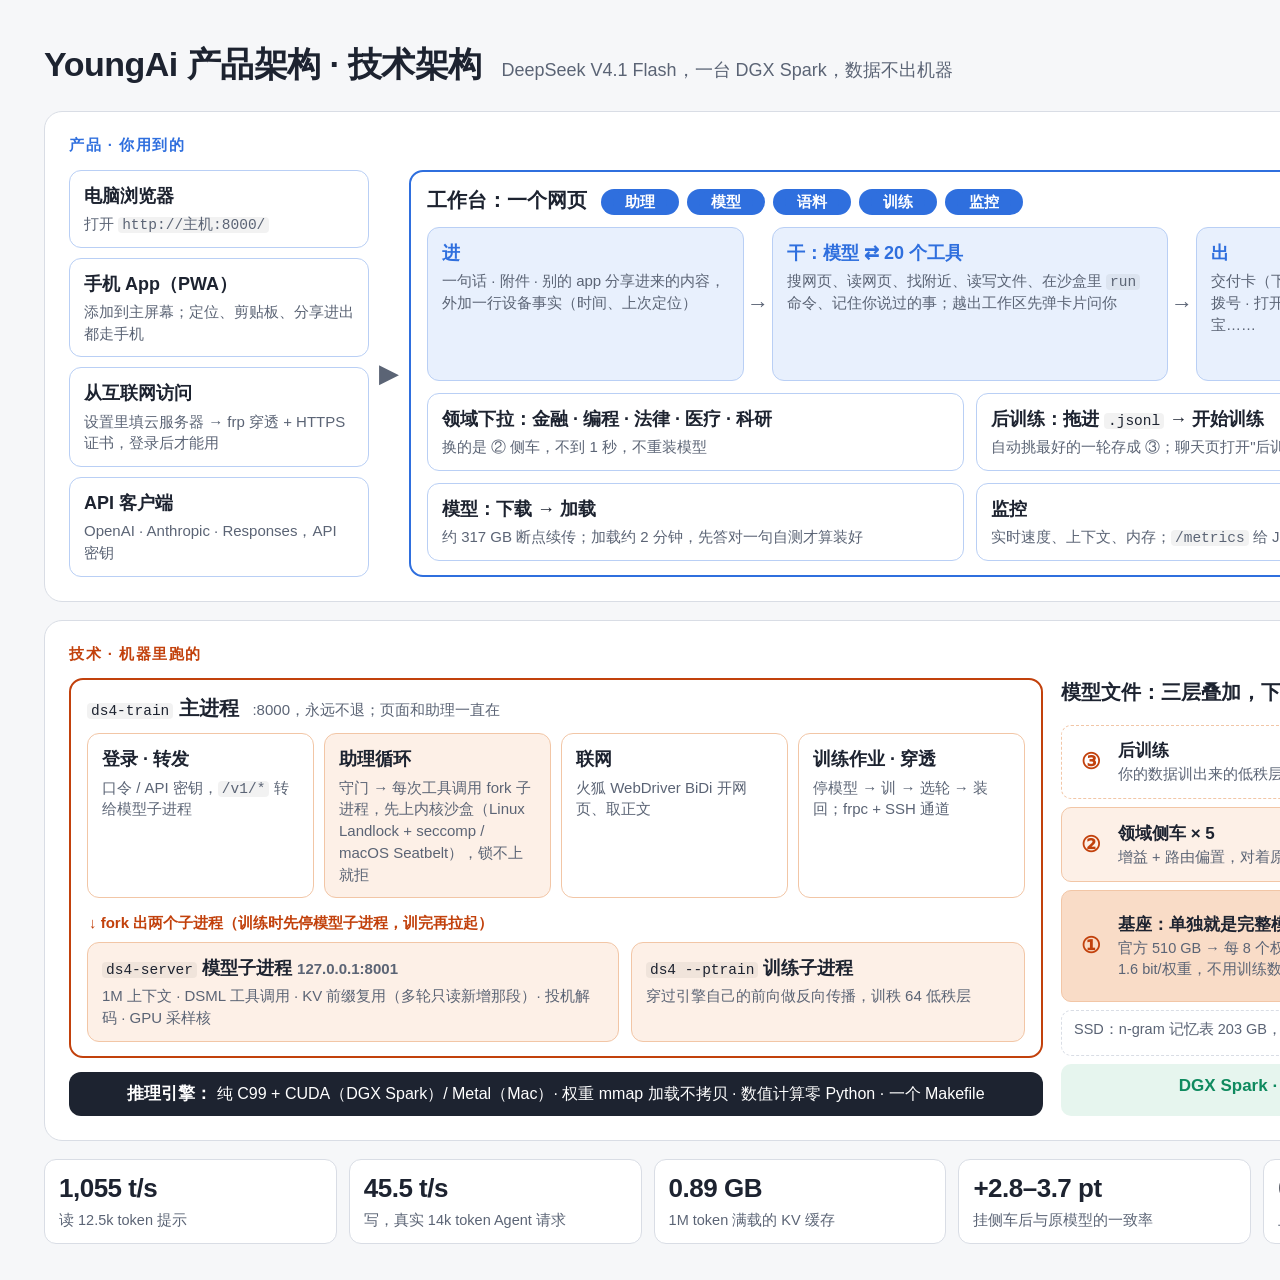
<file: docs/img/arch.html>
<!doctype html>
<!-- README 首图的源文件。改图 = 改这里, 再跑 docs/img/render_arch.sh 出 arch.png / arch-en.png。
     中英文写在同一份里(.zh / .en 两个 span), 免得两份图的内容对不上。 -->
<html lang="zh">
<head>
<meta charset="utf-8">
<title>YoungAi 架构</title>
<style>
  :root {
    --bg: #f6f7f9; --ink: #1d2330; --sub: #5b6475; --line: #d9dde5;
    --p: #2f6fde; --p-soft: #e8f0fd; --p-line: #b9cff5;
    --t: #c2410c; --t-soft: #fdf0e7; --t-line: #f2c6a6;
    --g: #0f8a5f; --g-soft: #e6f5ee;
  }
  * { box-sizing: border-box; margin: 0; padding: 0; }
  html.en .zh, html:not(.en) .en { display: none; }
  body {
    width: 1600px; background: var(--bg); color: var(--ink);
    font: 17px/1.45 -apple-system, "PingFang SC", "Helvetica Neue", sans-serif;
    padding: 40px 44px 36px;
  }
  header { display: flex; align-items: baseline; gap: 20px; margin-bottom: 22px; }
  header h1 { font-size: 34px; letter-spacing: -0.5px; }
  header p { color: var(--sub); font-size: 18px; }

  .band { border-radius: 18px; padding: 22px 24px 24px; margin-bottom: 18px; background: #fff;
          border: 1.5px solid var(--line); }
  .band > h2 { font-size: 15px; letter-spacing: 1.5px; text-transform: uppercase; margin-bottom: 14px; }
  .prod > h2 { color: var(--p); } .tech > h2 { color: var(--t); }

  .box { border-radius: 12px; padding: 12px 14px; border: 1.5px solid var(--line); background: #fff; }
  .box h3 { font-size: 18px; margin-bottom: 4px; }
  .box .s { color: var(--sub); font-size: 15px; }
  .prod .box { border-color: var(--p-line); }
  .prod .box.hl { background: var(--p-soft); }
  .tech .box { border-color: var(--t-line); }
  .tech .box.hl { background: var(--t-soft); }
  code { font: 14.5px ui-monospace, Menlo, monospace; background: rgba(0,0,0,.05); padding: 0 4px; border-radius: 4px; }

  /* 产品层: 入口 | 工作台 */
  .prod-grid { display: grid; grid-template-columns: 300px 40px 1fr; align-items: stretch; }
  .entries { display: grid; gap: 10px; }
  .arrow { display: flex; align-items: center; justify-content: center; color: var(--sub); font-size: 26px; }
  .studio { border: 2px solid var(--p); border-radius: 14px; padding: 14px 16px; }
  .studio-top { display: flex; align-items: baseline; gap: 14px; margin-bottom: 12px; }
  .studio-top h3 { font-size: 20px; }
  .tabs { display: flex; gap: 8px; }
  .tabs span { background: var(--p); color: #fff; border-radius: 999px; padding: 2px 12px; font-size: 15px; font-weight: 600; }
  .flow { display: grid; grid-template-columns: 1fr 28px 1.25fr 28px 1fr; align-items: stretch; margin-bottom: 12px; }
  .flow .arrow { font-size: 22px; }
  .flow .box h3 { color: var(--p); }
  .row2 { display: grid; grid-template-columns: 1fr 1fr; gap: 12px; }
  .studio { display: flex; flex-direction: column; }
  .studio .flow { flex: 1; }

  /* 技术层 */
  .tech-grid { display: grid; grid-template-columns: 1fr 470px; gap: 18px; }
  .main-proc { border: 2px solid var(--t); border-radius: 14px; padding: 14px 16px; }
  .main-proc > h3 { font-size: 20px; margin-bottom: 10px; }
  .main-proc > h3 small { font-weight: 400; color: var(--sub); font-size: 15px; margin-left: 8px; }
  .mods { display: grid; grid-template-columns: repeat(4, 1fr); gap: 10px; margin-bottom: 14px; }
  .fork { color: var(--t); font-size: 15px; font-weight: 600; margin: 0 0 8px 2px; }
  .children { display: grid; grid-template-columns: 1.35fr 1fr; gap: 12px; }
  .engine { margin-top: 14px; text-align: center; padding: 10px; border-radius: 12px;
            background: var(--ink); color: #fff; font-size: 16px; }
  .engine b { font-size: 17px; }

  .stack { display: grid; gap: 8px; }
  .stack h3.title { font-size: 20px; margin-bottom: 2px; }
  .layer { display: grid; grid-template-columns: 34px 1fr auto; gap: 10px; align-items: center;
           border-radius: 10px; padding: 10px 12px; border: 1.5px solid var(--t-line); }
  .layer .n { font-size: 22px; font-weight: 700; color: var(--t); text-align: center; }
  .layer .sz { font-weight: 700; font-size: 17px; white-space: nowrap; }
  .layer h4 { font-size: 17px; }
  .layer .s { color: var(--sub); font-size: 14.5px; }
  .l3 { background: #fff; border-style: dashed; }
  .l2 { background: var(--t-soft); }
  .l1 { background: #f9dcc7; padding: 18px 12px; }
  .ssd { border: 1.5px dashed var(--line); border-radius: 10px; padding: 8px 12px; color: var(--sub); font-size: 14.5px; }
  .hw { border-radius: 10px; padding: 10px 12px; background: var(--g-soft); color: var(--g); font-weight: 600; text-align: center; }

  .nums { display: grid; grid-template-columns: repeat(5, 1fr); gap: 12px; }
  .num { background: #fff; border: 1.5px solid var(--line); border-radius: 12px; padding: 10px 14px; }
  .num b { display: block; font-size: 26px; letter-spacing: -0.5px; }
  .num span { color: var(--sub); font-size: 14.5px; }
</style>
<script>if (location.search.indexOf("en") >= 0) document.documentElement.className = "en";</script>
</head>
<body>

<header>
  <h1><span class="zh">YoungAi 产品架构 · 技术架构</span><span class="en">YoungAi — product and system architecture</span></h1>
  <p><span class="zh">DeepSeek V4.1 Flash，一台 DGX Spark，数据不出机器</span><span class="en">DeepSeek V4.1 Flash on one DGX Spark. Nothing leaves the box.</span></p>
</header>

<!-- ───────── 产品层 ───────── -->
<section class="band prod">
  <h2><span class="zh">产品 · 你用到的</span><span class="en">Product · what you use</span></h2>
  <div class="prod-grid">
    <div class="entries">
      <div class="box"><h3><span class="zh">电脑浏览器</span><span class="en">Desktop browser</span></h3>
        <div class="s"><span class="zh">打开 <code>http://主机:8000/</code></span><span class="en">open <code>http://&lt;host&gt;:8000/</code></span></div></div>
      <div class="box"><h3><span class="zh">手机 App（PWA）</span><span class="en">Phone app (PWA)</span></h3>
        <div class="s"><span class="zh">添加到主屏幕；定位、剪贴板、分享进出都走手机</span><span class="en">add to home screen; location, clipboard and sharing come from the phone</span></div></div>
      <div class="box"><h3><span class="zh">从互联网访问</span><span class="en">From the internet</span></h3>
        <div class="s"><span class="zh">设置里填云服务器 → frp 穿透 + HTTPS 证书，登录后才能用</span><span class="en">settings: a cloud server → frp tunnel + HTTPS, login required</span></div></div>
      <div class="box"><h3><span class="zh">API 客户端</span><span class="en">API clients</span></h3>
        <div class="s">OpenAI · Anthropic · Responses<span class="zh">，API 密钥</span><span class="en">, API keys</span></div></div>
    </div>
    <div class="arrow">▶</div>
    <div class="studio">
      <div class="studio-top">
        <h3><span class="zh">工作台：一个网页</span><span class="en">The Studio: one web page</span></h3>
        <div class="tabs">
          <span><span class="zh">助理</span><span class="en">Assistant</span></span>
          <span><span class="zh">模型</span><span class="en">Models</span></span>
          <span><span class="zh">语料</span><span class="en">Data</span></span>
          <span><span class="zh">训练</span><span class="en">Train</span></span>
          <span><span class="zh">监控</span><span class="en">Monitor</span></span>
        </div>
      </div>
      <div class="flow">
        <div class="box hl"><h3><span class="zh">进</span><span class="en">In</span></h3>
          <div class="s"><span class="zh">一句话 · 附件 · 别的 app 分享进来的内容，外加一行设备事实（时间、上次定位）</span><span class="en">a sentence, an attachment, something shared from another app — plus one line of device facts (time, last location)</span></div></div>
        <div class="arrow">→</div>
        <div class="box hl"><h3><span class="zh">干：模型 ⇄ 20 个工具</span><span class="en">Work: the model ⇄ 20 tools</span></h3>
          <div class="s"><span class="zh">搜网页、读网页、找附近、读写文件、在沙盒里 <code>run</code> 命令、记住你说过的事；越出工作区先弹卡片问你</span><span class="en">web search, page reading, nearby places, files, <code>run</code> in a sandbox, memory of what you told it; anything outside the workspace asks you first</span></div></div>
        <div class="arrow">→</div>
        <div class="box hl"><h3><span class="zh">出</span><span class="en">Out</span></h3>
          <div class="s"><span class="zh">交付卡（下载 / 分享到钉钉、微信）· 导航 · 拨号 · 打开抖音、美团、饿了么、支付宝……</span><span class="en">a file card (download / share to any app) · navigation · a call · opening Douyin, Meituan, Alipay, …</span></div></div>
      </div>
      <div class="row2">
        <div class="box"><h3><span class="zh">领域下拉：金融 · 编程 · 法律 · 医疗 · 科研</span><span class="en">Domain drop-down: finance · code · law · medicine · science</span></h3>
          <div class="s"><span class="zh">换的是 ② 侧车，不到 1 秒，不重装模型</span><span class="en">swaps sidecar ②, under a second, no model reload</span></div></div>
        <div class="box"><h3><span class="zh">后训练：拖进 <code>.jsonl</code> → 开始训练</span><span class="en">Post-training: drop a <code>.jsonl</code> → Start</span></h3>
          <div class="s"><span class="zh">自动挑最好的一轮存成 ③；聊天页打开"后训练"开关才挂上</span><span class="en">keeps the best epoch as ③; the chat's Post-train switch mounts it</span></div></div>
        <div class="box"><h3><span class="zh">模型：下载 → 加载</span><span class="en">Models: download → load</span></h3>
          <div class="s"><span class="zh">约 317 GB 断点续传；加载约 2 分钟，先答对一句自测才算装好</span><span class="en">~317 GB, resumable; loading takes ~2 minutes and must pass a test question</span></div></div>
        <div class="box"><h3><span class="zh">监控</span><span class="en">Monitor</span></h3>
          <div class="s"><span class="zh">实时速度、上下文、内存；<code>/metrics</code> 给 JSON 或 Prometheus</span><span class="en">live speed, context and memory; <code>/metrics</code> as JSON or Prometheus</span></div></div>
      </div>
    </div>
  </div>
</section>

<!-- ───────── 技术层 ───────── -->
<section class="band tech">
  <h2><span class="zh">技术 · 机器里跑的</span><span class="en">System · what runs on the machine</span></h2>
  <div class="tech-grid">
    <div>
      <div class="main-proc">
        <h3><code>ds4-train</code> <span class="zh">主进程</span><span class="en">main process</span>
          <small><span class="zh">:8000，永远不退；页面和助理一直在</span><span class="en">:8000, never exits; the page and the assistant stay up</span></small></h3>
        <div class="mods">
          <div class="box"><h3><span class="zh">登录 · 转发</span><span class="en">Login · proxy</span></h3>
            <div class="s"><span class="zh">口令 / API 密钥，<code>/v1/*</code> 转给模型子进程</span><span class="en">password / API keys; <code>/v1/*</code> forwarded to the model</span></div></div>
          <div class="box hl"><h3><span class="zh">助理循环</span><span class="en">Assistant loop</span></h3>
            <div class="s"><span class="zh">守门 → 每次工具调用 fork 子进程，先上内核沙盒（Linux Landlock + seccomp / macOS Seatbelt），锁不上就拒</span><span class="en">guard → each tool call forks a child that locks itself first (Landlock + seccomp / Seatbelt), or is refused</span></div></div>
          <div class="box"><h3><span class="zh">联网</span><span class="en">Web</span></h3>
            <div class="s"><span class="zh">火狐 WebDriver BiDi 开网页、取正文</span><span class="en">Firefox over WebDriver BiDi opens pages and extracts text</span></div></div>
          <div class="box"><h3><span class="zh">训练作业 · 穿透</span><span class="en">Training job · tunnel</span></h3>
            <div class="s"><span class="zh">停模型 → 训 → 选轮 → 装回；frpc + SSH 通道</span><span class="en">stop model → train → pick epoch → reload; frpc over SSH</span></div></div>
        </div>
        <div class="fork"><span class="zh">↓ fork 出两个子进程（训练时先停模型子进程，训完再拉起）</span><span class="en">↓ forks two children (training stops the model process first and restarts it after)</span></div>
        <div class="children">
          <div class="box hl"><h3><code>ds4-server</code> <span class="zh">模型子进程</span><span class="en">model process</span> <span class="s">127.0.0.1:8001</span></h3>
            <div class="s"><span class="zh">1M 上下文 · DSML 工具调用 · KV 前缀复用（多轮只读新增那段）· 投机解码 · GPU 采样核</span><span class="en">1M context · DSML tool calls · KV prefix reuse (each round reads only what is new) · speculative decoding · GPU sampler</span></div></div>
          <div class="box hl"><h3><code>ds4 --ptrain</code> <span class="zh">训练子进程</span><span class="en">trainer</span></h3>
            <div class="s"><span class="zh">穿过引擎自己的前向做反向传播，训秩 64 低秩层</span><span class="en">backprop through the engine's own forward pass into rank-64 layers</span></div></div>
        </div>
      </div>
      <div class="engine"><b><span class="zh">推理引擎：</span><span class="en">Engine:</span></b> <span class="zh">纯 C99 + CUDA（DGX Spark）/ Metal（Mac）· 权重 mmap 加载不拷贝 · 数值计算零 Python · 一个 Makefile</span><span class="en">plain C99 + CUDA (DGX Spark) / Metal (Mac) · weights mmap-loaded, never copied · no Python in the math · one Makefile</span></div>
    </div>

    <div class="stack">
      <h3 class="title"><span class="zh">模型文件：三层叠加，下层不改</span><span class="en">Model files: three layers, lower ones untouched</span></h3>
      <div class="layer l3"><div class="n">③</div>
        <div><h4><span class="zh">后训练</span><span class="en">Post-train</span></h4><div class="s"><span class="zh">你的数据训出来的低秩层，开关挂卸</span><span class="en">trained on your data, switched on or off</span></div></div>
        <div class="sz">~100 MB</div></div>
      <div class="layer l2"><div class="n">②</div>
        <div><h4><span class="zh">领域侧车 × 5</span><span class="en">Domain sidecar × 5</span></h4><div class="s"><span class="zh">增益 + 路由偏置，对着原模型解出来</span><span class="en">gains + router bias, solved against the original</span></div></div>
        <div class="sz">~40 MB</div></div>
      <div class="layer l1"><div class="n">①</div>
        <div><h4><span class="zh">基座：单独就是完整模型</span><span class="en">Base: a complete model on its own</span></h4><div class="s"><span class="zh">官方 510 GB → 每 8 个权重一起向量量化，约 1.6 bit/权重，不用训练数据</span><span class="en">510 GB released → 8-weight vector quantization, ~1.6 bits/weight, no training data</span></div></div>
        <div class="sz">113.6 GB</div></div>
      <div class="ssd"><span class="zh">SSD：n-gram 记忆表 203 GB，按需读，每 token 约 6 KB</span><span class="en">SSD: the model's 203 GB n-gram tables, read on demand, ~6 KB per token</span></div>
      <div class="hw">DGX Spark · <span class="zh">128 GB 统一内存</span><span class="en">128 GB unified memory</span></div>
    </div>
  </div>
</section>

<div class="nums">
  <div class="num"><b>1,055 t/s</b><span><span class="zh">读 12.5k token 提示</span><span class="en">reading a 12.5k-token prompt</span></span></div>
  <div class="num"><b>45.5 t/s</b><span><span class="zh">写，真实 14k token Agent 请求</span><span class="en">writing, real 14k-token agent request</span></span></div>
  <div class="num"><b>0.89 GB</b><span><span class="zh">1M token 满载的 KV 缓存</span><span class="en">KV cache at 1M tokens</span></span></div>
  <div class="num"><b>+2.8–3.7 pt</b><span><span class="zh">挂侧车后与原模型的一致率</span><span class="en">agreement with the original, per domain</span></span></div>
  <div class="num"><b>0 B</b><span><span class="zh">上云的数据</span><span class="en">sent to the cloud</span></span></div>
</div>

<!-- render_arch.sh 先 --dump-dom 读这个高度, 再按它截图; 不量的话固定窗口高会截掉底或留一大片空。
     要等 fonts.ready: 解析时就量, 等宽字体还没排好, 英文版实测量矮 75px, 底下一排数字被截掉 -->
<script>document.fonts.ready.then(() => { document.body.dataset.h = Math.ceil(document.body.getBoundingClientRect().height); });</script>
</body>
</html>
</file>
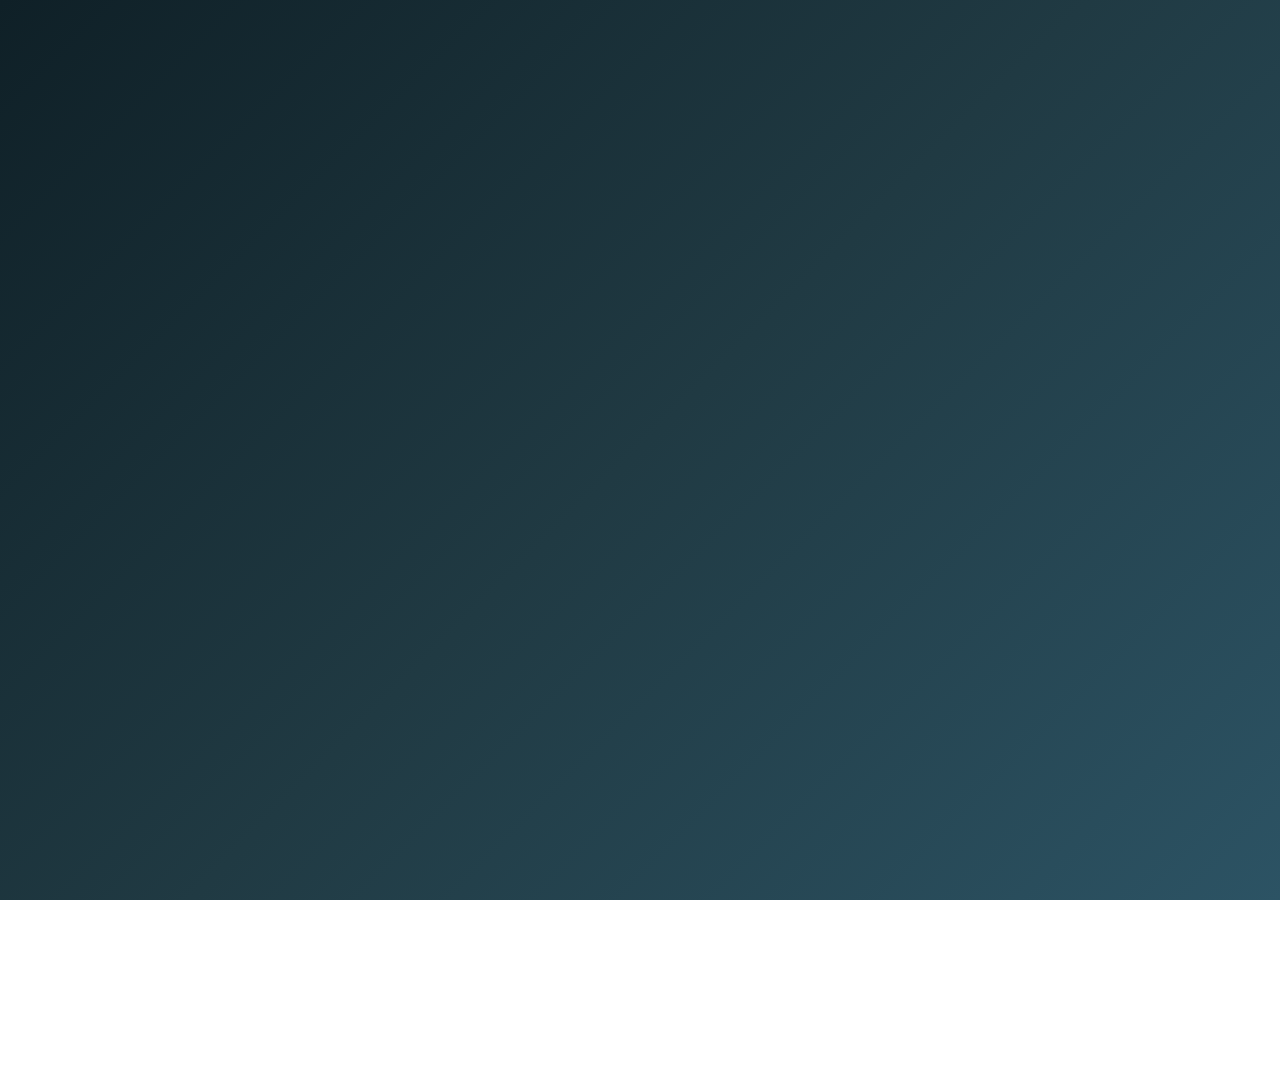
<file: tests/video/demo.html>
<!doctype html>
<!-- demo.html — make_video 的体积/速度夹具: 按模型常写的样子做的 30 秒介绍片(不进门, 手动量: ./ds4_asst_test --video tests/video/demo.html 30 /tmp/demo.mp4)。
     四个场景各 7.5 秒: 整帧缓慢变色的渐变底(最费码: P 帧每个宏块都有残差) + 标题飞入 + 柱状图生长 + canvas 粒子 + 数字滚动。 -->
<html lang="zh-CN">
<head>
<meta charset="utf-8">
<style>
  html, body { margin: 0; width: 100vw; height: 100vh; overflow: hidden; font-family: "PingFang SC", "Noto Sans CJK SC", "Droid Sans Fallback", sans-serif; }
  #bg { position: absolute; inset: 0; background: linear-gradient(135deg, #0f2027, #203a43, #2c5364); }
  #fx { position: absolute; inset: 0; }
  .scene { position: absolute; inset: 0; display: flex; flex-direction: column; align-items: center; justify-content: center; color: #fff; opacity: 0; }
  h1 { font-size: 120px; margin: 0; letter-spacing: 6px; }
  h2 { font-size: 56px; margin: 30px 0 0; font-weight: 400; color: #cfe8ff; }
  .bars { display: flex; align-items: flex-end; gap: 60px; height: 600px; }
  .bar { width: 140px; background: linear-gradient(#ffd166, #ef476f); border-radius: 12px 12px 0 0; height: 0; position: relative; }
  .bar span { position: absolute; top: -70px; width: 100%; text-align: center; font-size: 48px; }
  .num { font-size: 220px; font-weight: 700; color: #ffd166; }
</style>
</head>
<body>
<div id="bg"></div>
<canvas id="fx" width="1920" height="1080"></canvas>
<div class="scene" id="s0"><h1>本地部署的大模型</h1><h2>一台机器，全部能力</h2></div>
<div class="scene" id="s1"><div class="bars"><div class="bar" data-v="45"><span>45</span></div><div class="bar" data-v="62"><span>62</span></div><div class="bar" data-v="80"><span>80</span></div><div class="bar" data-v="95"><span>95</span></div></div><h2>解码速度 tokens/s</h2></div>
<div class="scene" id="s2"><div class="num" id="n">0</div><h2>上下文长度（token）</h2></div>
<div class="scene" id="s3"><h1>谢谢观看</h1><h2>YoungAi · DeepSeek V4.1</h2></div>
<script>
  const cv = document.getElementById("fx"), g = cv.getContext("2d");
  const P = Array.from({ length: 120 }, (_, i) => ({ x: (i * 977) % 1920, y: (i * 613) % 1080, r: 2 + (i % 5), vx: ((i % 7) - 3) * 18, vy: ((i % 5) - 2) * 14 }));
  const ease = x => x < 0 ? 0 : x > 1 ? 1 : 1 - Math.pow(1 - x, 3);
  function render(t) {
    const hue = 200 + 40 * Math.sin(t / 6);
    document.getElementById("bg").style.background = `linear-gradient(135deg, hsl(${hue},45%,12%), hsl(${hue + 30},40%,24%), hsl(${hue + 60},35%,32%))`;
    g.clearRect(0, 0, 1920, 1080); g.fillStyle = "rgba(255,255,255,0.35)";
    for (const p of P) { const x = ((p.x + p.vx * t) % 1920 + 1920) % 1920, y = ((p.y + p.vy * t) % 1080 + 1080) % 1080; g.beginPath(); g.arc(x, y, p.r, 0, 7); g.fill(); }
    const k = Math.min(3, Math.floor(t / 7.5)), lt = t - k * 7.5;
    for (let i = 0; i < 4; i++) {
      const s = document.getElementById("s" + i);
      const on = i === k ? ease(lt / 0.8) * (1 - ease((lt - 6.7) / 0.8)) : 0;
      s.style.opacity = on; s.style.transform = `translateY(${(1 - ease(lt / 0.8)) * 80}px)`;
    }
    if (k === 1) document.querySelectorAll(".bar").forEach((b, i) => { b.style.height = ease((lt - 0.6 - i * 0.3) / 1.5) * b.dataset.v * 6 + "px"; });
    if (k === 2) document.getElementById("n").textContent = Math.round(ease((lt - 0.5) / 3) * 1048576).toLocaleString();
  }
</script>
</body>
</html>
</file>
